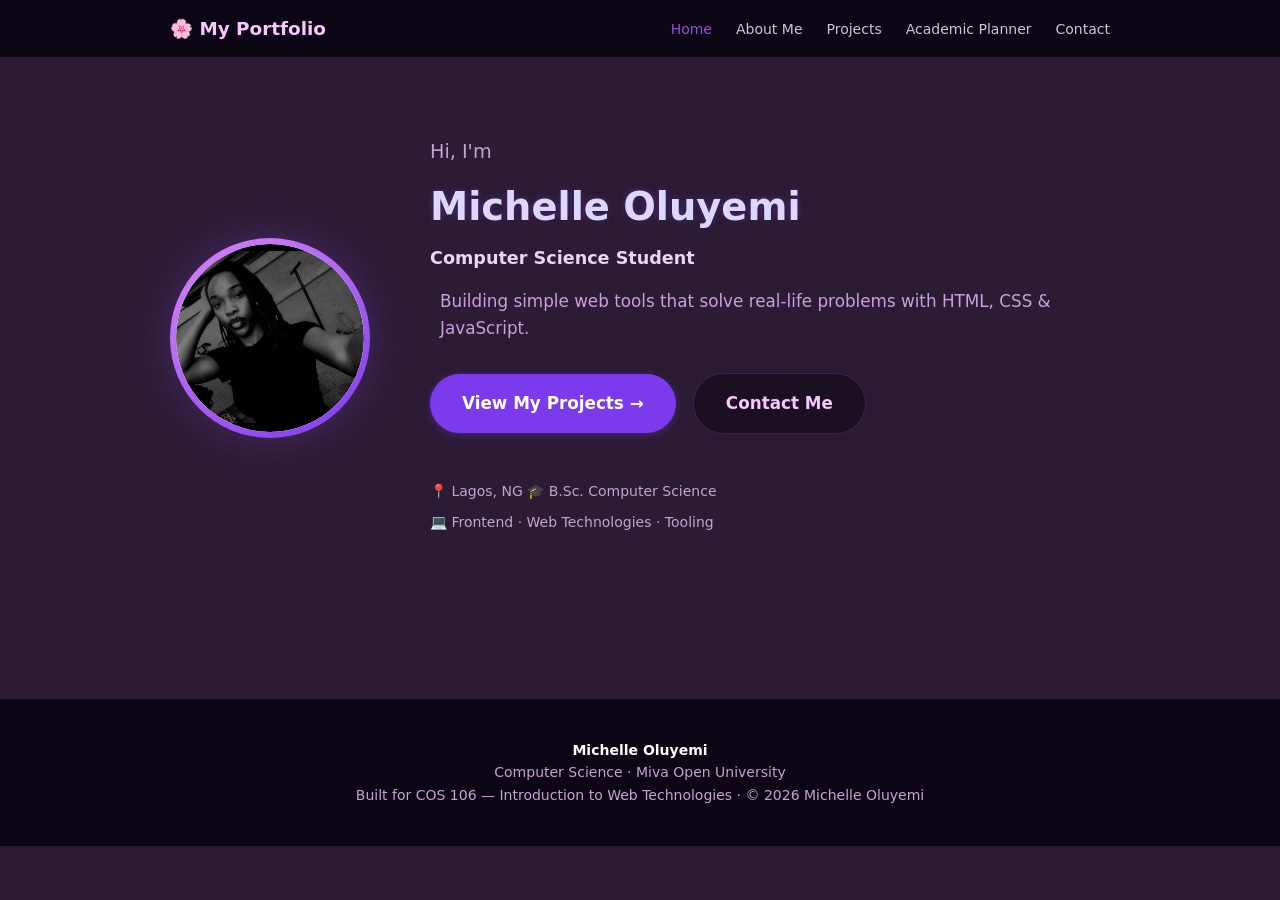
<file: index.html>
<!DOCTYPE html>
<html lang="en">
<head>
    <meta charset="UTF-8">
    <meta name="viewport" content="width=device-width, initial-scale=1.0">
    <title>Michelle Oluyemi - Portfolio</title>
    <link rel="stylesheet" href="style.css?v=5000">
</head>
<body>
    <div class="blossoms"></div>
    
    <header class="site-header" style="background: #0d0715 !important;">
        <div class="header-inner">
            <a href="index.html" class="brand">🌸 My Portfolio</a>
            <button class="nav-toggle" aria-label="toggle navigation">☰</button>
            <ul class="nav-links">
                <li><a href="index.html" class="active">Home</a></li>
                <li><a href="about.html">About Me</a></li>
                <li><a href="projects.html">Projects</a></li>
                <li><a href="planner.html">Academic Planner</a></li>
                <li><a href="contact.html">Contact</a></li>
            </ul>
        </div>
    </header>

    <main class="hero">
    <div class="avatar">
        <div class="avatar-inner">
            <img src="IMG_20260630_231054.jpg" alt="Michelle Oluyemi">
        </div>
    </div>
    <div class="hero-content">
        <p class="greeting">Hi, I'm</p>
        <h1><span>Michelle Oluyemi</span></h1>
        <p class="role">Computer Science Student</p>
        <p class="tagline">Building simple web tools that solve real-life problems with HTML, CSS & JavaScript.</p>
        <a href="projects.html" class="btn-primary">View My Projects →</a>
        <a href="contact.html" class="btn-secondary">Contact Me</a>
        <div class="meta">
            <p>📍 Lagos, NG 🎓 B.Sc. Computer Science</p>
            <p>💻 Frontend · Web Technologies · Tooling</p>
        </div>
    </div>
    </main>

    <footer>
        <p><strong>Michelle Oluyemi</strong><br>
        Computer Science · Miva Open University</p>
        <p>Built for COS 106 — Introduction to Web Technologies · © 2026 Michelle Oluyemi</p>
    </footer>

    <script src="script.js?v=3000"></script>
</body>
</html>
</file>
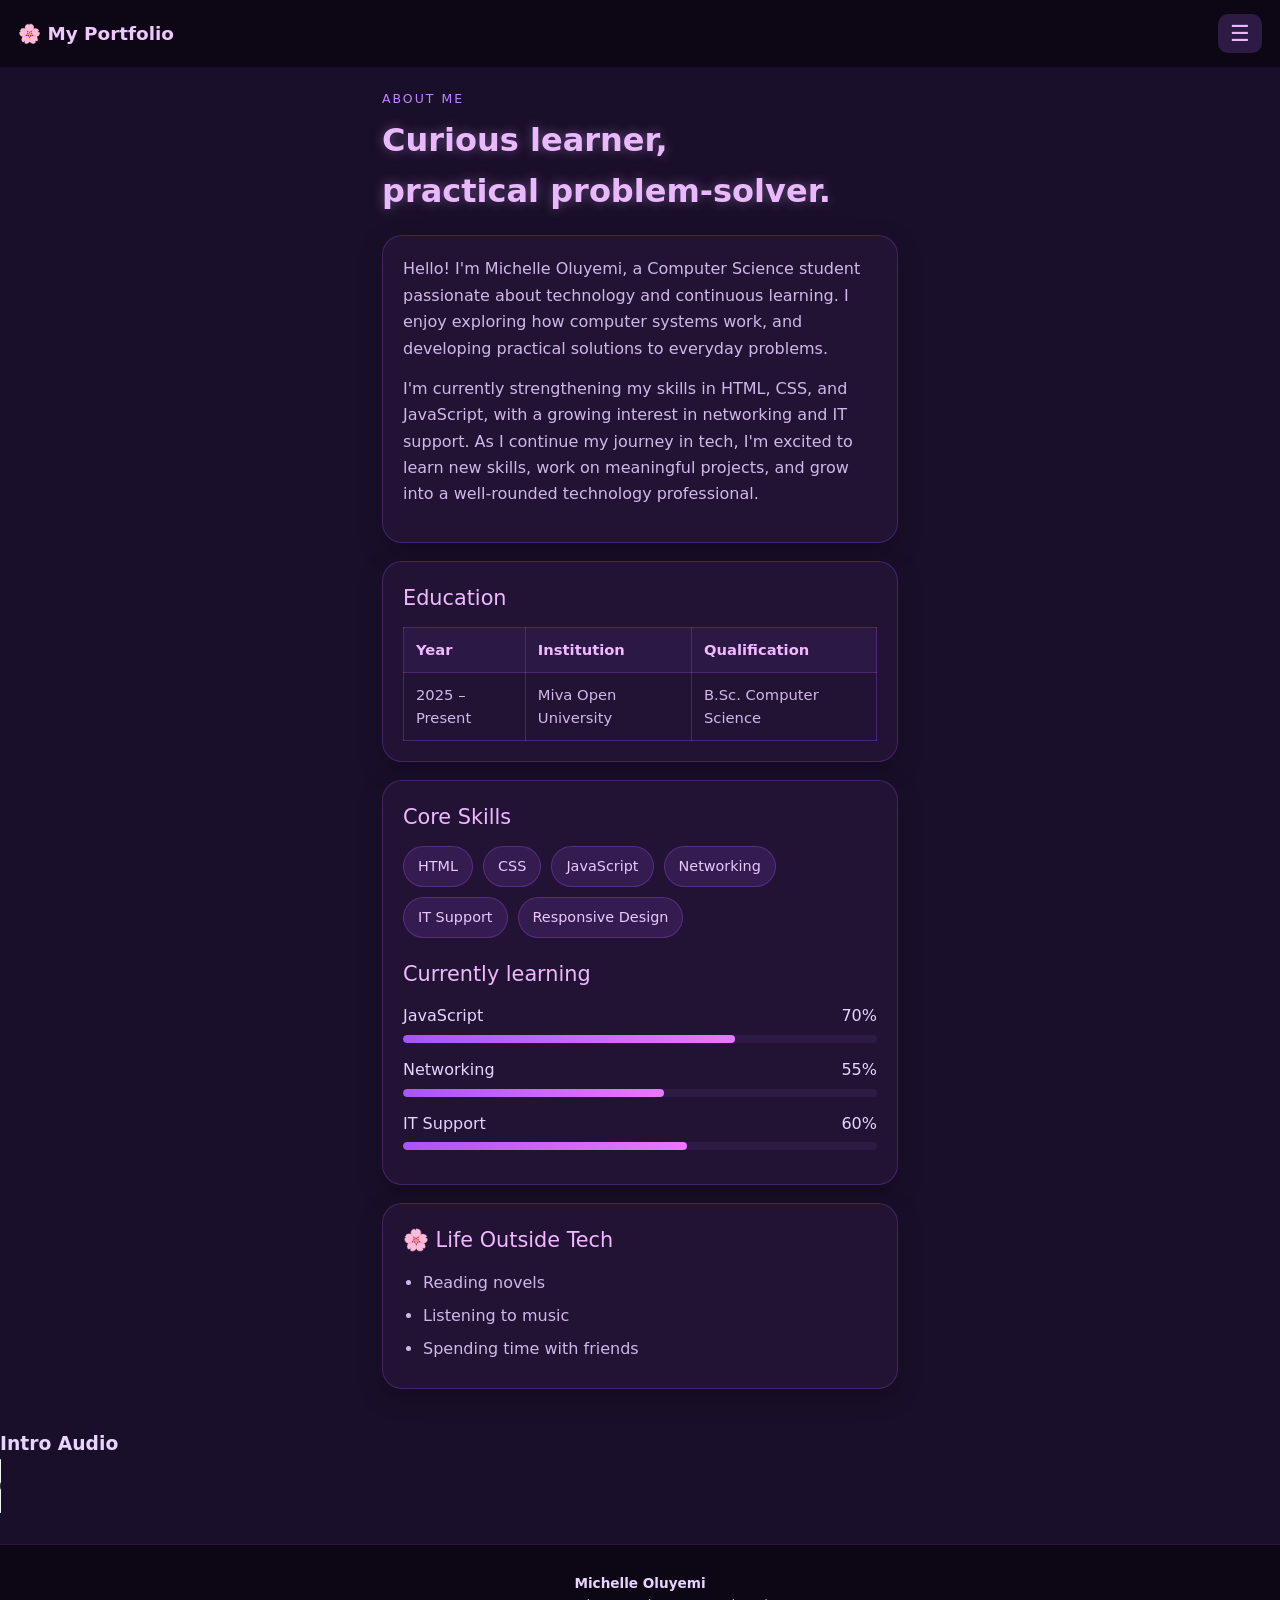
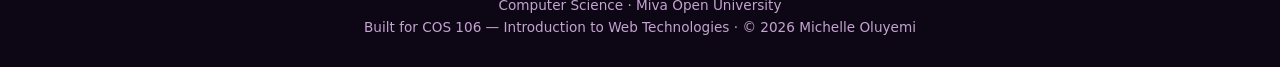
<file: about.html>
<!DOCTYPE html>
<html lang="en">
<head>
  <meta charset="UTF-8">
  <meta name="viewport" content="width=device-width, initial-scale=1.0">
  <title>About Me — Michelle Oluyemi</title>
  <link rel="stylesheet" href="style.css">
  <style>
    body{background:#1a0f2a;color:#e8d4ff;font-family:system-ui, sans-serif;margin:0}
    .site-header{display:flex;justify-content:space-between;align-items:center;padding:14px 18px;background:#221335}
    .brand{color:#f0c8ff;font-weight:700}
    .menu-btn{background:#2d1a45;border:none;color:#e8b8ff;font-size:1.4rem;border-radius:10px;padding:6px 12px}
    .site-nav{display:none;gap:14px;padding:0 18px 10px;background:#221335}
    .site-nav.open{display:flex;flex-wrap:wrap}
    .site-nav a{color:#d8b8ff;text-decoration:none}
    .site-nav a.active{color:#fff;font-weight:700}
    .wrap{max-width:560px;margin:auto;padding:22px}
    .eyebrow{color:#c084fc;letter-spacing:2px;font-size:.78rem}
    .hero-name{font-size:2rem;color:#e9b8ff;text-shadow:0 0 12px rgba(232,180,255,.35);margin:6px 0 18px}
    .card{background:#221335;border:1px solid rgba(168,85,247,.25);border-radius:20px;padding:20px;margin-bottom:18px;box-shadow:0 8px 24px rgba(0,0,0,.25)}
    .card p{color:#d0b8e8;line-height:1.65;margin:0 0 14px}
    .section-title{color:#f0b8ff;font-size:1.3rem;margin:0 0 12px}
    .pills{display:flex;flex-wrap:wrap;gap:10px}
    .pills span{background:rgba(168,85,247,.14);border:1px solid rgba(168,85,247,.3);color:#e8c8ff;padding:8px 14px;border-radius:999px;font-size:.9rem}
    .learn-row{display:flex;align-items:center;justify-content:space-between;margin:12px 0 6px;color:#e8d4ff}
    .bar{height:8px;background:#2d1a45;border-radius:999px;overflow:hidden;margin-bottom:14px}
    .bar i{display:block;height:100%;background:linear-gradient(90deg,#a855f7,#e879f9);border-radius:999px}
    /* table + list for COS 106 */
    .edu-table{width:100%;border-collapse:collapse;color:#d0b8e8;font-size:.92rem}
    .edu-table th,.edu-table td{border:1px solid rgba(168,85,247,.3);padding:10px 12px;text-align:left}
    .edu-table th{color:#f0b8ff;background:rgba(168,85,247,.08)}
    .hobby-list{color:#d0b8e8;line-height:1.8;padding-left:20px;margin:0}
    .hobby-list li{margin-bottom:4px}
    .site-footer{text-align:center;padding:28px 20px;margin-top:24px;background:#150b22;border-top:1px solid rgba(168,85,247,.2);color:#b898d8;font-size:.85rem;line-height:1.6}
    .site-footer strong{color:#e8d4ff}
  </style>
</head>
<body>
  <header class="site-header">
    <div class="brand">🌸 My Portfolio</div>
    <button class="menu-btn" onclick="document.querySelector('.site-nav').classList.toggle('open')">☰</button>
  </header>
  <nav class="site-nav">
    <a href="index.html">Home</a>
    <a href="about.html" class="active">About</a>
    <a href="projects.html">Projects</a>
    <a href="planner.html">Planner</a>
    <a href="contact.html">Contact</a>
  </nav>

  <main class="wrap">
    <div class="eyebrow">ABOUT ME</div>
    <h1 class="hero-name">Curious learner,<br>practical problem-solver.</h1>

    <div class="card">
      <p>Hello! I'm Michelle Oluyemi, a Computer Science student passionate about technology and continuous learning. I enjoy exploring how computer systems work, and developing practical solutions to everyday problems.</p>
      <p>I'm currently strengthening my skills in HTML, CSS, and JavaScript, with a growing interest in networking and IT support. As I continue my journey in tech, I'm excited to learn new skills, work on meaningful projects, and grow into a well-rounded technology professional.</p>
    </div>

    <div class="card">
      <div class="section-title">Education</div>
      <table class="edu-table">
        <thead>
          <tr>
            <th>Year</th>
            <th>Institution</th>
            <th>Qualification</th>
          </tr>
        </thead>
        <tbody>
          <tr>
            <td>2025 – Present</td>
            <td>Miva Open University</td>
            <td>B.Sc. Computer Science</td>
          </tr>
        </tbody>
      </table>
    </div>

    <div class="card">
      <div class="section-title">Core Skills</div>
      <div class="pills">
        <span>HTML</span>
        <span>CSS</span>
        <span>JavaScript</span>
        <span>Networking</span>
        <span>IT Support</span>
        <span>Responsive Design</span>
      </div>

      <div class="section-title" style="margin-top:20px">Currently learning</div>
      <div class="learn-row"><span>JavaScript</span><span>70%</span></div>
      <div class="bar"><i style="width:70%"></i></div>
      <div class="learn-row"><span>Networking</span><span>55%</span></div>
      <div class="bar"><i style="width:55%"></i></div>
      <div class="learn-row"><span>IT Support</span><span>60%</span></div>
      <div class="bar"><i style="width:60%"></i></div>
    </div>

    <div class="card">
      <div class="section-title">🌸 Life Outside Tech</div>
      <ul class="hobby-list">
        <li>Reading novels</li>
        <li>Listening to music</li>
        <li>Spending time with friends</li>
      </ul>
    </div>
  </main>

  <h3>Intro Audio</h3>
<audio controls>
  <source src="" type="audio/mpeg">
  Your browser does not support audio. Audio introduction coming soon.
</audio>

  <footer class="site-footer">
    <p><strong>Michelle Oluyemi</strong><br>Computer Science · Miva Open University</p>
    <p>Built for COS 106 — Introduction to Web Technologies · © 2026 Michelle Oluyemi</p>
  </footer>
</body>
</html>
</file>
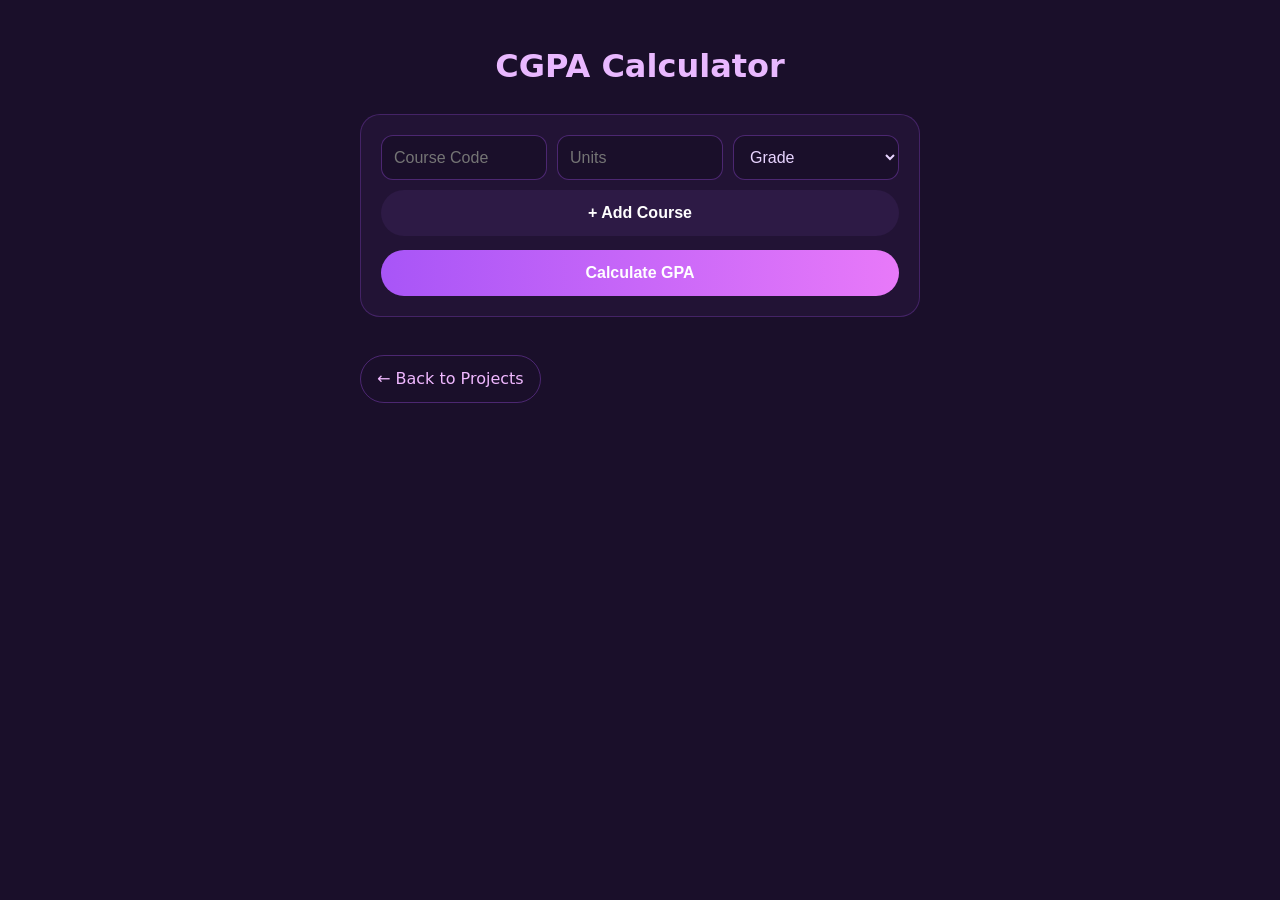
<file: cgpa-calculator.html>
<!DOCTYPE html>
<html lang="en">
<head>
  <meta charset="UTF-8">
  <meta name="viewport" content="width=device-width, initial-scale=1.0">
  <title>CGPA Calculator — Michelle Oluyemi</title>
  <style>
    body{background:#1a0f2a;color:#e8d4ff;font-family:system-ui,sans-serif;margin:0;padding:20px;line-height:1.6}
   .wrap{max-width:560px;margin:auto}
    h1{color:#e9b8ff;text-align:center}
   .card{background:#221335;border:1px solid rgba(168,85,247,.25);border-radius:20px;padding:20px;margin-bottom:18px}
    label{display:block;color:#f5d6ff;font-weight:600;margin:14px 0 6px}
    input,select{width:100%;box-sizing:border-box;background:#1a0f2a;border:1px solid rgba(168,85,247,.35);color:#e8d4ff;border-radius:12px;padding:12px;font-size:1rem}
   .row{display:grid;grid-template-columns:1fr 1fr 1fr;gap:10px;margin-bottom:10px}
   .btn{width:100%;background:linear-gradient(90deg,#a855f7,#e879f9);color:#fff;border:none;border-radius:999px;padding:14px;font-size:1rem;font-weight:700;margin-top:14px;cursor:pointer}
   .result{background:rgba(34,197,94,.12);border:1px solid rgba(34,197,94,.3);color:#86efac;border-radius:12px;padding:16px;margin-top:16px;text-align:center;font-size:1.2rem;display:none}
   .back{display:inline-block;color:#f0b8ff;margin-top:20px;text-decoration:none;border:1px solid rgba(168,85,247,.35);padding:10px 16px;border-radius:999px}
  </style>
</head>
<body>
  <div class="wrap">
    <h1>CGPA Calculator</h1>
    <div class="card">
      <form id="cgpaForm">
        <div id="courses">
          <div class="row">
            <input type="text" placeholder="Course Code" class="code" required>
            <input type="number" placeholder="Units" class="units" min="1" max="6" required>
            <select class="grade" required>
              <option value="">Grade</option>
              <option value="5">A</option><option value="4">B</option><option value="3">C</option>
              <option value="2">D</option><option value="1">E</option><option value="0">F</option>
            </select>
          </div>
        </div>
        <button type="button" class="btn" onclick="addCourse()" style="background:#2d1a45;margin-top:0">+ Add Course</button>
        <button type="submit" class="btn">Calculate GPA</button>
      </form>
      <div class="result" id="result"></div>
    </div>
    <a href="projects.html" class="back">← Back to Projects</a>
  </div>

<script>
function addCourse() {
  const div = document.createElement('div');
  div.className = 'row';
  div.innerHTML = `
    <input type="text" placeholder="Course Code" class="code" required>
    <input type="number" placeholder="Units" class="units" min="1" max="6" required>
    <select class="grade" required>
      <option value="">Grade</option>
      <option value="5">A</option><option value="4">B</option><option value="3">C</option>
      <option value="2">D</option><option value="1">E</option><option value="0">F</option>
    </select>
  `;
  document.getElementById('courses').appendChild(div);
}

document.getElementById('cgpaForm').addEventListener('submit', function(e) {
  e.preventDefault();
  const units = document.querySelectorAll('.units');
  const grades = document.querySelectorAll('.grade');
  let totalUnits = 0, totalPoints = 0;

  for (let i = 0; i < units.length; i++) {
    const u = parseFloat(units[i].value);
    const g = parseFloat(grades[i].value);
    totalUnits += u;
    totalPoints += u * g;
  }

  const gpa = (totalPoints / totalUnits).toFixed(2);
  const res = document.getElementById('result');
  res.style.display = 'block';
  res.innerHTML = `Your GPA: <strong>${gpa}</strong> / 5.00`;
});
</script>
</body>
</html>
</file>
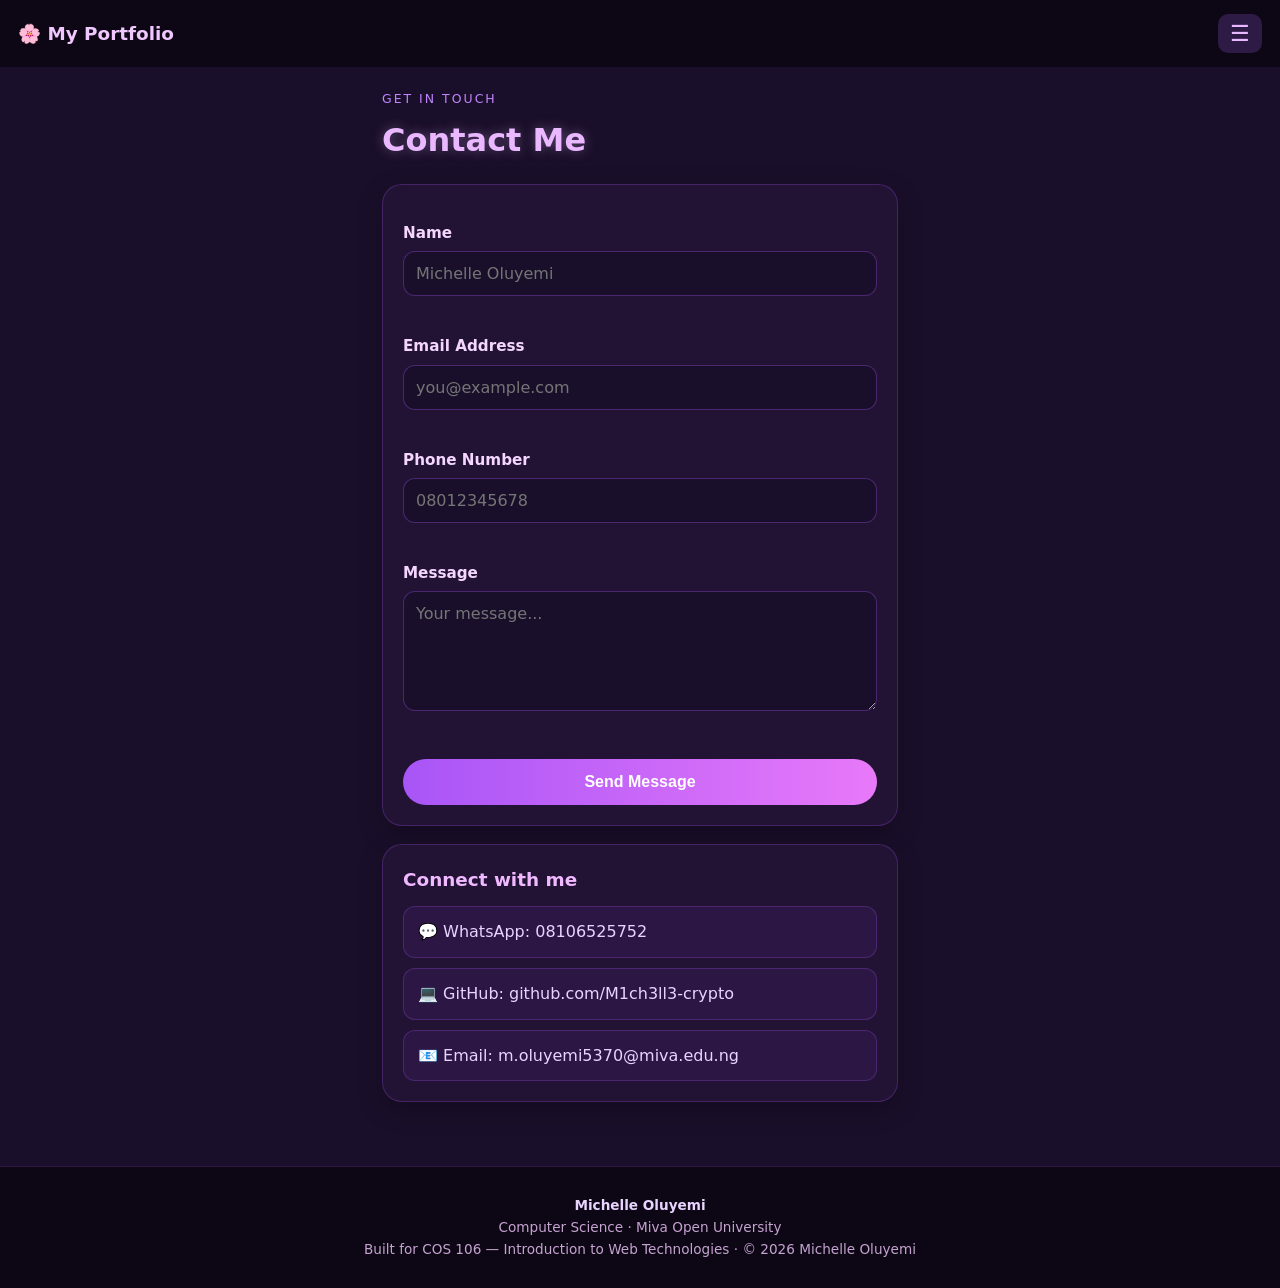
<file: contact.html>
<!DOCTYPE html>
<html lang="en">
<head>
  <meta charset="UTF-8">
  <meta name="viewport" content="width=device-width, initial-scale=1.0">
  <title>Contact — Michelle Oluyemi</title>
  <link rel="stylesheet" href="style.css">
  <style>
    body{background:#1a0f2a;color:#e8d4ff;font-family:system-ui, sans-serif;margin:0}
    .site-header{display:flex;justify-content:space-between;align-items:center;padding:14px 18px;background:#221335}
    .brand{color:#f0c8ff;font-weight:700}
    .menu-btn{background:#2d1a45;border:none;color:#e8b8ff;font-size:1.4rem;border-radius:10px;padding:6px 12px}
    .site-nav{display:none;gap:14px;padding:0 18px 10px;background:#221335}
    .site-nav.open{display:flex;flex-wrap:wrap}
    .site-nav a{color:#d8b8ff;text-decoration:none}
    .site-nav a.active{color:#fff;font-weight:700}
    .wrap{max-width:560px;margin:auto;padding:22px}
    .eyebrow{color:#c084fc;letter-spacing:2px;font-size:.78rem}
    .hero-name{font-size:2rem;color:#e9b8ff;text-shadow:0 0 12px rgba(232,180,255,.35);margin:6px 0 18px}
    .card{background:#221335;border:1px solid rgba(168,85,247,.25);border-radius:20px;padding:20px;margin-bottom:18px;box-shadow:0 8px 24px rgba(0,0,0,.25)}
    label{display:block;color:#f5d6ff;font-size:.95rem;font-weight:600;margin:16px 0 6px}
    input, textarea{width:100%;box-sizing:border-box;background:#1a0f2a;border:1px solid rgba(168,85,247,.35);color:#e8d4ff;border-radius:12px;padding:12px;font-size:1rem;font-family:inherit}
    textarea{min-height:120px;resize:vertical}
    input:focus, textarea:focus{outline:none;border-color:#c084fc;box-shadow:0 0 0 3px rgba(168,85,247,.2)}
    .error{color:#ff9eb8;font-size:.82rem;margin-top:4px;min-height:18px}
    .input-error{border-color:#ff5c8a !important}
    .btn{width:100%;background:linear-gradient(90deg,#a855f7,#e879f9);color:#fff;border:none;border-radius:999px;padding:14px;font-size:1rem;font-weight:700;margin-top:18px;cursor:pointer}
    .success{background:rgba(34,197,94,.12);border:1px solid rgba(34,197,94,.3);color:#86efac;border-radius:12px;padding:12px;margin-top:14px;display:none}
    .connect-title{color:#f0b8ff;font-size:1.15rem;font-weight:700;margin:0 0 12px}
    .connect-list{display:flex;flex-direction:column;gap:10px}
    .connect-list a{display:flex;align-items:center;gap:10px;color:#e8d4ff;text-decoration:none;background:rgba(168,85,247,.08);border:1px solid rgba(168,85,247,.25);padding:12px 14px;border-radius:12px;word-break:break-all}
    .connect-list a:hover{background:rgba(168,85,247,.16)}
    .site-footer{text-align:center;padding:28px 20px;margin-top:24px;background:#150b22;border-top:1px solid rgba(168,85,247,.2);color:#b898d8;font-size:.85rem;line-height:1.6}
    .site-footer strong{color:#e8d4ff}
  </style>
</head>
<body>
  <header class="site-header">
    <div class="brand">🌸 My Portfolio</div>
    <button class="menu-btn" onclick="document.querySelector('.site-nav').classList.toggle('open')">☰</button>
  </header>
  <nav class="site-nav">
    <a href="index.html">Home</a>
    <a href="about.html">About</a>
    <a href="projects.html">Projects</a>
    <a href="planner.html">Planner</a>
    <a href="contact.html" class="active">Contact</a>
  </nav>

  <main class="wrap">
    <div class="eyebrow">GET IN TOUCH</div>
    <h1 class="hero-name">Contact Me</h1>

    <div class="card">
      <form id="contactForm" novalidate>
        <label for="name">Name</label>
        <input type="text" id="name" name="name" placeholder="Michelle Oluyemi">
        <div class="error" id="nameError"></div>

        <label for="email">Email Address</label>
        <input type="email" id="email" name="email" placeholder="you@example.com">
        <div class="error" id="emailError"></div>

        <label for="phone">Phone Number</label>
        <input type="tel" id="phone" name="phone" placeholder="08012345678">
        <div class="error" id="phoneError"></div>

        <label for="message">Message</label>
        <textarea id="message" name="message" placeholder="Your message..."></textarea>
        <div class="error" id="messageError"></div>

        <button type="submit" class="btn">Send Message</button>
        <div class="success" id="successMsg">Message sent! I'll get back to you soon 🌸</div>
      </form>
    </div>

    <!-- Connect block -->
    <div class="card">
      <div class="connect-title">Connect with me</div>
      <div class="connect-list">
        <a href="https://wa.me/2348106525752" target="_blank">💬 WhatsApp: 08106525752</a>
        <a href="https://github.com/M1ch3ll3-crypto" target="_blank">💻 GitHub: github.com/M1ch3ll3-crypto</a>
        <a href="mailto:m.oluyemi5370@miva.edu.ng">📧 Email: m.oluyemi5370@miva.edu.ng</a>
      </div>
    </div>
  </main>

  <footer class="site-footer">
    <p><strong>Michelle Oluyemi</strong><br>Computer Science · Miva Open University</p>
    <p>Built for COS 106 — Introduction to Web Technologies · © 2026 Michelle Oluyemi</p>
  </footer>

<script>
const form = document.getElementById('contactForm');
const successMsg = document.getElementById('successMsg');

function setError(id, inputId, message) {
  document.getElementById(id).textContent = message;
  if (message) {
    document.getElementById(inputId).classList.add('input-error');
  } else {
    document.getElementById(inputId).classList.remove('input-error');
  }
}

form.addEventListener('submit', function(e) {
  e.preventDefault();
  successMsg.style.display = 'none';
  
  const name = document.getElementById('name').value.trim();
  const email = document.getElementById('email').value.trim();
  const phone = document.getElementById('phone').value.trim();
  const message = document.getElementById('message').value.trim();
  
  let valid = true;

  if (name === '') { setError('nameError','name','Name is required'); valid=false; } else { setError('nameError','name',''); }
  
  const emailPattern = /^[^\s@]+@[^\s@]+\.[^\s@]+$/;
  if (email === '') { setError('emailError','email','Email is required'); valid=false; }
  else if (!emailPattern.test(email)) { setError('emailError','email','Enter a valid email address'); valid=false; }
  else { setError('emailError','email',''); }

  const phonePattern = /^[0-9]{7,15}$/;
  if (phone === '') { setError('phoneError','phone','Phone number is required'); valid=false; }
  else if (!phonePattern.test(phone)) { setError('phoneError','phone','Phone must be digits only, 7–15 characters'); valid=false; }
  else { setError('phoneError','phone',''); }

  if (message === '') { setError('messageError','message','Message is required'); valid=false; } else { setError('messageError','message',''); }

  if (valid) { successMsg.style.display = 'block'; form.reset(); }
});
</script>
</body>
</html>
</file>
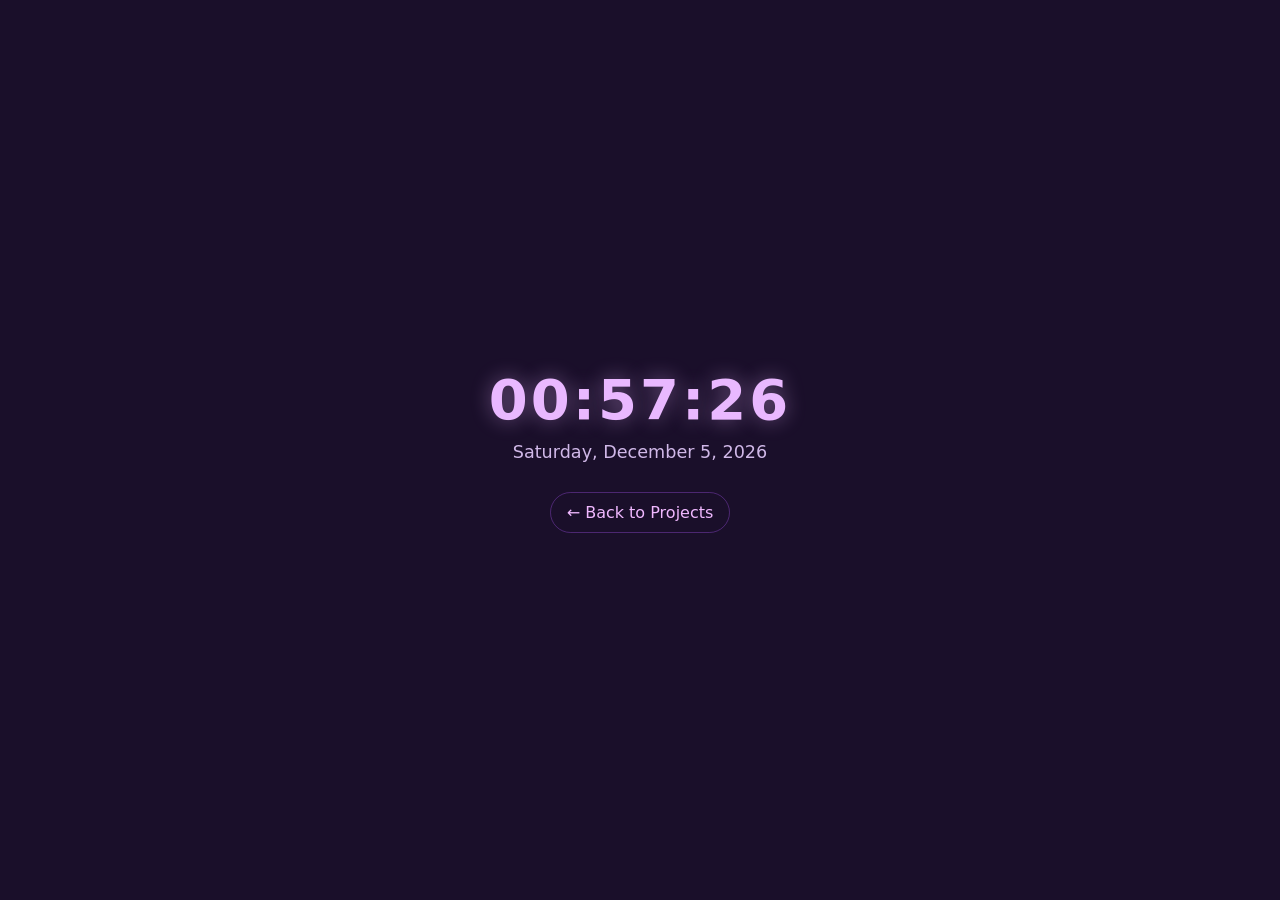
<file: digital-clock.html>
<!DOCTYPE html>
<html lang="en">
<head>
  <meta charset="UTF-8">
  <meta name="viewport" content="width=device-width, initial-scale=1.0">
  <title>Digital Clock — Michelle Oluyemi</title>
  <style>
    body{background:#1a0f2a;color:#e9b8ff;font-family:system-ui,sans-serif;display:flex;flex-direction:column;align-items:center;justify-content:center;min-height:100vh;margin:0}
    .clock{font-size:3.5rem;font-weight:700;text-shadow:0 0 20px rgba(232,180,255,.4);letter-spacing:3px}
    .date{color:#d0b8e8;margin-top:10px;font-size:1.1rem}
    a{color:#f0b8ff;margin-top:30px;text-decoration:none;border:1px solid rgba(168,85,247,.35);padding:10px 16px;border-radius:999px}
    a:hover{background:rgba(168,85,247,.15)}
  </style>
</head>
<body>
  <div class="clock" id="clock">00:00:00</div>
  <div class="date" id="date">Loading date...</div>
  <a href="projects.html">← Back to Projects</a>

<script>
function updateClock() {
  const now = new Date();
  const h = String(now.getHours()).padStart(2, '0');
  const m = String(now.getMinutes()).padStart(2, '0');
  const s = String(now.getSeconds()).padStart(2, '0');
  document.getElementById('clock').textContent = `${h}:${m}:${s}`;
  
  const options = { weekday: 'long', year: 'numeric', month: 'long', day: 'numeric' };
  document.getElementById('date').textContent = now.toLocaleDateString('en-US', options);
}
setInterval(updateClock, 1000);
updateClock();
</script>
</body>
</html>
</file>
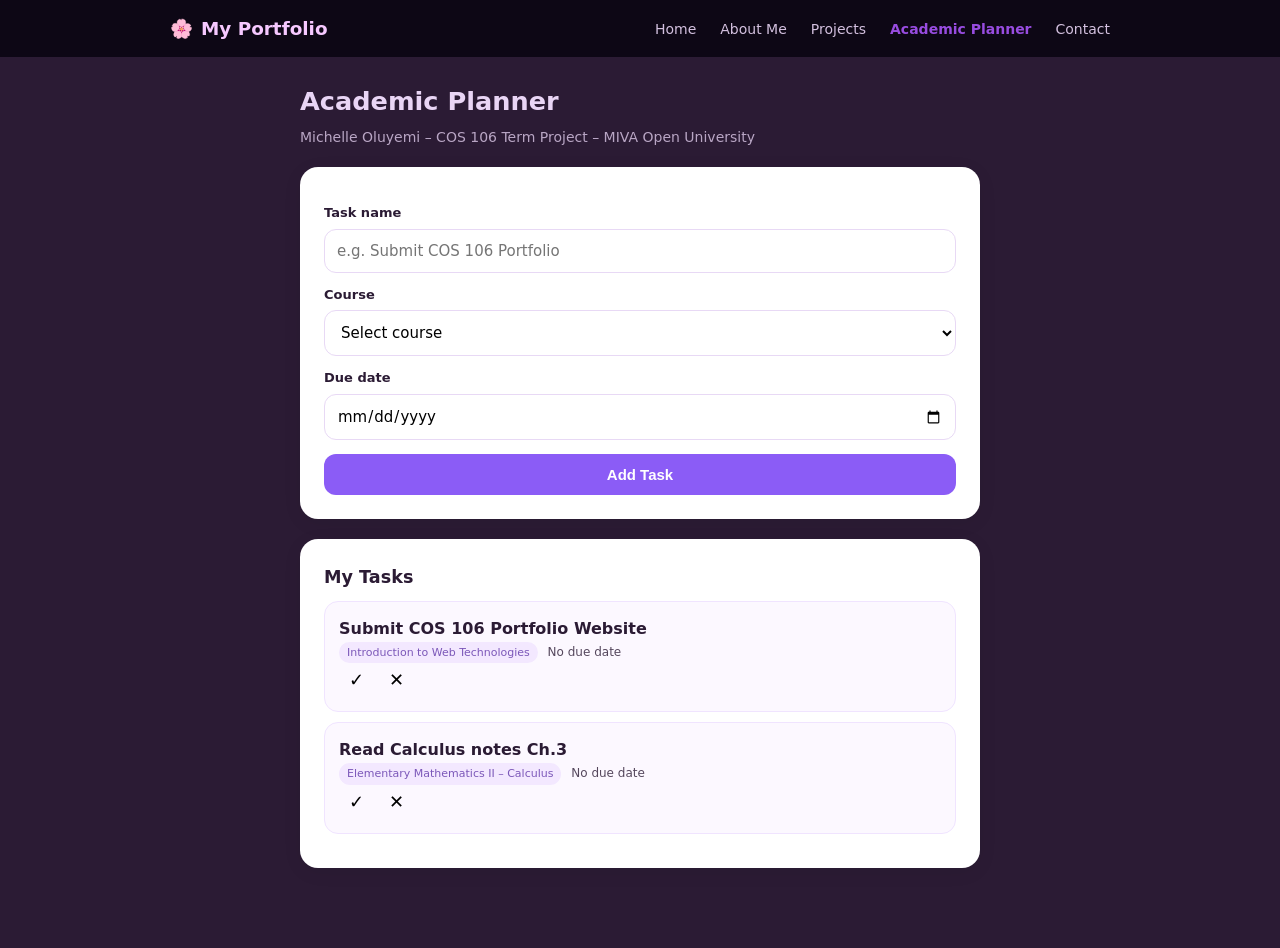
<file: planner.html>
<!DOCTYPE html>
<html lang="en">
<head>
<meta charset="UTF-8">
<meta name="viewport" content="width=device-width, initial-scale=1.0">
<title>Academic Planner – Michelle Oluyemi</title>
<link rel="stylesheet" href="style.css">
<link rel="icon" href="data:image/svg+xml,<svg xmlns='http://www.w3.org/2000/svg' viewBox='0 0 100 100'><text y='.9em' font-size='90'>🌸</text></svg>">
<style>
  /* Planner styles – blends with your Portfolio.website style.css */
  .planner-wrap{max-width:720px;margin:0 auto;padding:24px 20px 60px}
  .planner-title{font-size:1.6rem;margin-bottom:4px}
  .planner-sub{opacity:.75;font-size:14px;margin-bottom:18px}
  .planner-card{background:var(--card-bg, #fff);border-radius:18px;padding:24px;box-shadow:0 4px 20px rgba(0,0,0,.06);margin-bottom:20px}
  .planner-card h2{font-size:1.1rem;margin-bottom:10px}
  .planner-label{display:block;font-size:13px;font-weight:600;margin:12px 0 5px}
  .planner-input,.planner-select{width:100%;padding:12px;border:1.5px solid #e8d9f5;border-radius:12px;font-size:15px;background:#fff;font-family:inherit}
  .planner-input:focus,.planner-select:focus{outline:none;border-color:#8b5cf6}
  .btn-add{cursor:pointer;border:none;border-radius:12px;padding:12px 18px;font-weight:700;font-size:15px;background:#8b5cf6;color:#fff;width:100%;margin-top:14px}
  .btn-add:hover{opacity:.92}
  #taskList{list-style:none;margin:0;padding:0}
  .task-item{display:flex;align-items:center;gap:10px;padding:14px;border:1px solid #f0e4ff;border-radius:14px;margin-bottom:10px;background:#fcf8ff}
  .task-item.complete{opacity:.6}
  .task-item.complete .task-name{text-decoration:line-through}
  .task-info{flex:1}
  .task-name{font-weight:600}
  .task-meta{font-size:12px;opacity:.8}
  .tag{display:inline-block;background:#f0e4ff;color:#5b2fa8;font-size:11px;padding:2px 8px;border-radius:20px;margin-right:6px}
  .icon-btn{background:none;border:none;padding:6px 10px;font-size:18px;border-radius:8px;cursor:pointer}
  .icon-btn:hover{background:#f0e4ff}
  .empty{opacity:.7;text-align:center;padding:16px;font-size:14px}
  .nav-links a.active{font-weight:700}
</style>
</head>
<body>

<!-- PETALS CONTAINER -->
<div class="blossoms" id="blossoms" aria-hidden="true"></div>

<header class="site-header">
  <div class="header-inner">
    <a href="index.html" class="brand"><span>🌸</span> My Portfolio</a>
    <button class="nav-toggle" id="navToggle" aria-label="Open menu" aria-expanded="false">☰</button>
    <nav>
      <ul class="nav-links" id="siteNav">
        <li><a href="index.html">Home</a></li>
        <li><a href="about.html">About Me</a></li>
        <li><a href="projects.html">Projects</a></li>
        <li><a href="planner.html" class="active">Academic Planner</a></li>
        <li><a href="contact.html">Contact</a></li>
      </ul>
    </nav>
  </div>
</header>

<main class="planner-wrap">
  <h1 class="planner-title">Academic Planner</h1>
  <p class="planner-sub">Michelle Oluyemi – COS 106 Term Project – MIVA Open University</p>

  <div class="planner-card">
    <label class="planner-label" for="taskName">Task name</label>
    <input class="planner-input" id="taskName" placeholder="e.g. Submit COS 106 Portfolio">

    <label class="planner-label" for="taskCourse">Course</label>
    <select class="planner-select" id="taskCourse">
      <option value="">Select course</option>
      <option>Problem Solving</option>
      <option>Nigerian People and Culture</option>
      <option>Elementary Mathematics II – Calculus</option>
      <option>General Physics II – Electricity & Magnetism</option>
      <option>General Practical Physics II</option>
      <option>Introduction to Web Technologies</option>
      <option>Communication in English II</option>
    </select>

    <label class="planner-label" for="taskDate">Due date</label>
    <input class="planner-input" type="date" id="taskDate">

    <button class="btn-add" id="addBtn">Add Task</button>
  </div>

  <div class="planner-card">
    <h2>My Tasks</h2>
    <ul id="taskList"></ul>
    <p id="emptyMsg" class="empty">No tasks yet. Add one above.</p>
  </div>
</main>

<script src="script.js"></script>
<script>
// COS 106 – Academic Planner
let tasks = JSON.parse(localStorage.getItem('miva_tasks_michelle') || '[]');

const nameInput = document.getElementById('taskName');
const courseInput = document.getElementById('taskCourse');
const dateInput = document.getElementById('taskDate');
const listEl = document.getElementById('taskList');
const emptyMsg = document.getElementById('emptyMsg');

document.getElementById('addBtn').onclick = addTask;

function save(){ localStorage.setItem('miva_tasks_michelle', JSON.stringify(tasks)); }

function addTask(){
  const name = nameInput.value.trim();
  const course = courseInput.value;
  const date = dateInput.value;
  if(!name){ alert('Please enter a task name'); return; }
  tasks.push({id: Date.now(), name, course, date, done:false});
  nameInput.value = ''; courseInput.value = ''; dateInput.value = '';
  save(); render();
}

function toggleComplete(id){
  const t = tasks.find(t => t.id === id);
  if(t){ t.done = !t.done; save(); render(); }
}

function deleteTask(id){
  tasks = tasks.filter(t => t.id !== id);
  save(); render();
}

function render(){
  listEl.innerHTML = '';
  emptyMsg.style.display = tasks.length ? 'none' : 'block';
  tasks.forEach(t => {
    const li = document.createElement('li');
    li.className = 'task-item' + (t.done ? ' complete' : '');
    li.innerHTML = `
      <div class="task-info">
        <div class="task-name">${t.name}</div>
        <div class="task-meta">
          ${t.course ? `<span class="tag">${t.course}</span>` : ''}
          ${t.date ? 'Due: ' + t.date : 'No due date'}
        </div>
      <button class="icon-btn" onclick="toggleComplete(${t.id})" title="Mark complete">✓</button>
      <button class="icon-btn" onclick="deleteTask(${t.id})" title="Delete">✕</button>
    `;
    listEl.appendChild(li);
  });
}

if(tasks.length === 0){
  tasks = [
    {id:1, name:'Submit COS 106 Portfolio Website', course:'Introduction to Web Technologies', date:'', done:false},
    {id:2, name:'Read Calculus notes Ch.3', course:'Elementary Mathematics II – Calculus', date:'', done:false}
  ];
  save();
}
render();
</script>
</body>
</html>
</file>
<file: style.css>
/* COS 106 - Michelle Oluyemi - Dark Blossom v2 + Pink Petals */

:root {
  --bg: #2b1b34;
  --bg-2: #22132a;
  --text: #e9d5f5;
  --muted: #c5a3d0;
  --pink: #f6c8ff;
  --purple: #a855f7;
  --purple-deep: #7c3aed;
  --border: #3d2450;
  --radius: 28px;
}

* {box-sizing: border-box; margin: 0; padding: 0}

body {
  font-family: system-ui, -apple-system, "Segoe UI", Roboto, Arial, sans-serif;
  background: var(--bg);
  color: var(--text);
  line-height: 1.6;
}

/* falling petals */
.blossoms {
  position: fixed;
  inset: 0;
  pointer-events: none;
  z-index: 0;
  overflow: hidden;
}

.petal {
  position: fixed;
  top: -50px;
  animation: fall linear forwards;
  pointer-events: none;
  z-index: 1;
}

@keyframes fall {
  to {
    transform: translateY(105vh) rotate(360deg);
  }
}
}

/* header */
.site-header {
  background: #0d0715 !important; /* SUPER DEEP DARK - darker than body */
  border-bottom: 1px solid #2a1a35;
  position: sticky;
  top: 0;
  z-index: 100;
  padding: 12px 0;
}

.header-inner {
  max-width: 980px;
  margin: 0 auto;
  padding: 14px 20px;
  display: flex;
  align-items: center;
  justify-content: space-between;
}

.brand {
  font-weight: 800;
  color: #f6c8ff; /* Bright pink */
  text-decoration: none;
  font-size: 1.15rem;
  display: flex;
  align-items: center;
  gap: 8px;
}

.nav-toggle {
  display: none;
  background: #1a0f22;
  border: 1px solid var(--border);
  color: var(--pink);
  font-size: 20px;
  padding: 8px 12px;
  border-radius: 12px;
}

.nav-links {
  list-style: none;
  display: flex;
  gap: 24px;
}

.nav-links a {
  color: var(--text);
  text-decoration: none;
  font-size: 14px;
  opacity: 0.9;
}

.nav-links a:hover, .nav-links a.active {
  color: var(--purple);
}

.nav-toggle {
  display: none; /* Hidden on desktop */
  background: none;
  border: none;
  color: #f6c8ff;
  font-size: 28px;
  cursor: pointer;
}

/* Show hamburger ONLY on mobile */
@media (max-width: 720px) {
  /* FORCE DARK HEADER ON MOBILE */
.site-header {
  background: #0d0715 !important;
  background-color: #0d0715 !important;
}

.header-inner {
  background: transparent !important;
}

.nav {
  background: transparent !important;
}
  .nav-toggle {
    display: block !important;
    position: absolute;
    right: 20px;
    top: 18px;
    z-index: 101;
  }
  
  .nav-links {
    display: none !important;
  }
  
  .nav-links.open {
    display: flex !important;
    position: absolute;
    top: 62px;
    right: 20px;
    flex-direction: column;
    background: #24162c;
    border: 1px solid var(--border);
    border-radius: 14px;
    padding: 12px;
    gap: 8px;
    min-width: 180px;
  }
}
/* hero - matches your screenshot */
.hero {
  max-width: 620px;
  margin: 0 auto;
  padding: 40px 20px 70px;
  text-align: center;
  position: relative;
  z-index: 1;
}

.avatar {
  width: 150px;
  height: 150px;
  margin: 0 auto 24px;
  border-radius: 50%;
  background: linear-gradient(145deg, #d985f7, #7c3aed);
  padding: 6px;
  box-shadow: 0 0 40px rgba(168, 85, 247, 0.25);
}

.avatar-inner {
  width: 100%;
  height: 100%;
  border-radius: 50%;
  background: #f3e8ff;
  display: flex;
  align-items: center;
  justify-content: center;
  color: #6b21a8;
  font-size: 48px;
  font-weight: 700;
  overflow: hidden;
}

.avatar-inner img {
  width: 100%;
  height: 100%;
  object-fit: cover;
  border-radius: 50%;
}

.hero h1 {
  font-size: 2.4rem;
  color: var(--pink);
  margin-bottom: 6px;
}

.hero .role {
  color: var(--text);
  font-size: 1.1rem;
  margin-bottom: 16px;
  font-weight: 600;
}

.hero .tagline {
  color: #c9a0da;
  font-size: 1.05rem;
  margin-bottom: 32px;
  padding: 0 10px;
}

.hero .greeting {
  color: var(--muted);
  font-size: 1.2rem;
  margin-bottom: 8px;
  font-weight: 400;
}

.hero h1 {
  font-size: 2.4rem;
  color: var(--pink);
  margin-bottom: 6px;
  margin-top: 0;
}

.btn-primary, .btn-secondary {
  display: block;
  width: 100%;
  padding: 18px;
  border-radius: 999px;
  font-size: 1.05rem;
  font-weight: 700;
  text-decoration: none;
  text-align: center;
  margin-bottom: 14px;
  transition: transform 0.15s, opacity 0.15s;
}

.btn-primary {
  background: var(--purple-deep);
  color: #fff;
}

.btn-secondary {
  background: #1a1022;
  color: var(--pink);
  border: 1.5px solid #3a2650;
}

.btn-primary:hover, .btn-secondary:hover {
  transform: translateY(-2px);
  opacity: 0.95;
}

.meta {
  margin-top: 28px;
  color: var(--muted);
  font-size: 14px;
  line-height: 2.2;
}

/* footer - SUPER DEEP BACKGROUND */
footer {
  max-width: 100%; /* Full width */
  margin: 60px 0 0 0;
  padding: 40px 20px;
  text-align: center;
  background: #0d0715 !important; /* Way darker than your #1a0f1f body */
  color: var(--muted); /* Keep text soft lavender */
  font-size: 14px;
  border-top: 1px solid #2a1a35;
}

footer p {
  color: var(--muted);
  max-width: 980px;
  margin: 0 auto;
}

footer strong {
  color: #ffffff; /* Name stays white */
  font-weight: 700;
}

/* mobile nav - hamburger menu */
@media (max-width: 720px) {
  .nav-toggle {
    display: block !important;
    background: none;
    border: none;
    color: #f6c8ff; /* Bright pink hamburger */
    font-size: 28px;
    cursor: pointer;
    position: absolute;
    right: 20px;
    top: 18px;
  }
  
  .nav-links {
    display: none !important; /* Hide links by default */
    position: absolute;
    top: 62px;
    right: 20px;
    flex-direction: column;
    background: #24162c;
    border: 1px solid var(--border);
    border-radius: 14px;
    padding: 12px;
    gap: 8px;
    z-index: 100;
    min-width: 180px;
  }
  
  .nav-links.open {
    display: flex !important; /* Show when clicked */
  }
  
  .nav-links li a {
    display: block;
    padding: 12px 16px;
    color: var(--text);
  }
}

/* --- Academic Planner readability fix --- */
.card, .planner-card, .task-card {
  color: #2b1b34;
}

/* Laptop/Desktop Layout - Photo Left, Text Right */
@media (min-width: 900px) {
  .hero {
    max-width: 980px;
    display: flex;
    align-items: center;
    gap: 60px;
    text-align: left;
    padding: 80px 20px 100px;
  }
  
  .avatar {
    margin: 0;
    flex-shrink: 0;
    width: 200px;
    height: 200px;
  }
  
  .hero-content {
    flex: 1;
  }
  
  .btn-primary, .btn-secondary {
    display: inline-block;
    width: auto;
    padding: 16px 32px;
    margin-right: 12px;
  }
  
/* FORCE DARK HEADER - OVERRIDES EVERYTHING */
.site-header {
  background: #0d0715 !important;
  background-color: #0d0715 !important;
}

.header-inner {
  background: transparent !important;
}

.nav {
  background: transparent !important;
}

/* === FINAL FIX: TARGET THE SPAN INSIDE H1 === */
/* Your name - subtle + professional + Android-proof */
.hero h1 span,
.hero-content h1 span {
  color: #ddd6fe !important; /* Soft lavender, not blinding white */
  font-weight: 600 !important;
  display: inline-block !important;
  text-shadow: 0 1px 2px rgba(0, 0, 0, 0.4), 
               0 0 6px rgba(139, 92, 246, 0.35) !important;
  /* This is VERY subtle. Just elegant depth, not Vegas. */
}

/* Button: Clean and pro */
.btn-primary {
  background: #7c3aed !important;
  box-shadow: 0 2px 8px rgba(124, 58, 237, 0.35) !important;
  border: none !important;
}

.btn-primary:active {
  background: #6d28d9 !important;
  transform: translateY(1px) !important;
}
</file>
